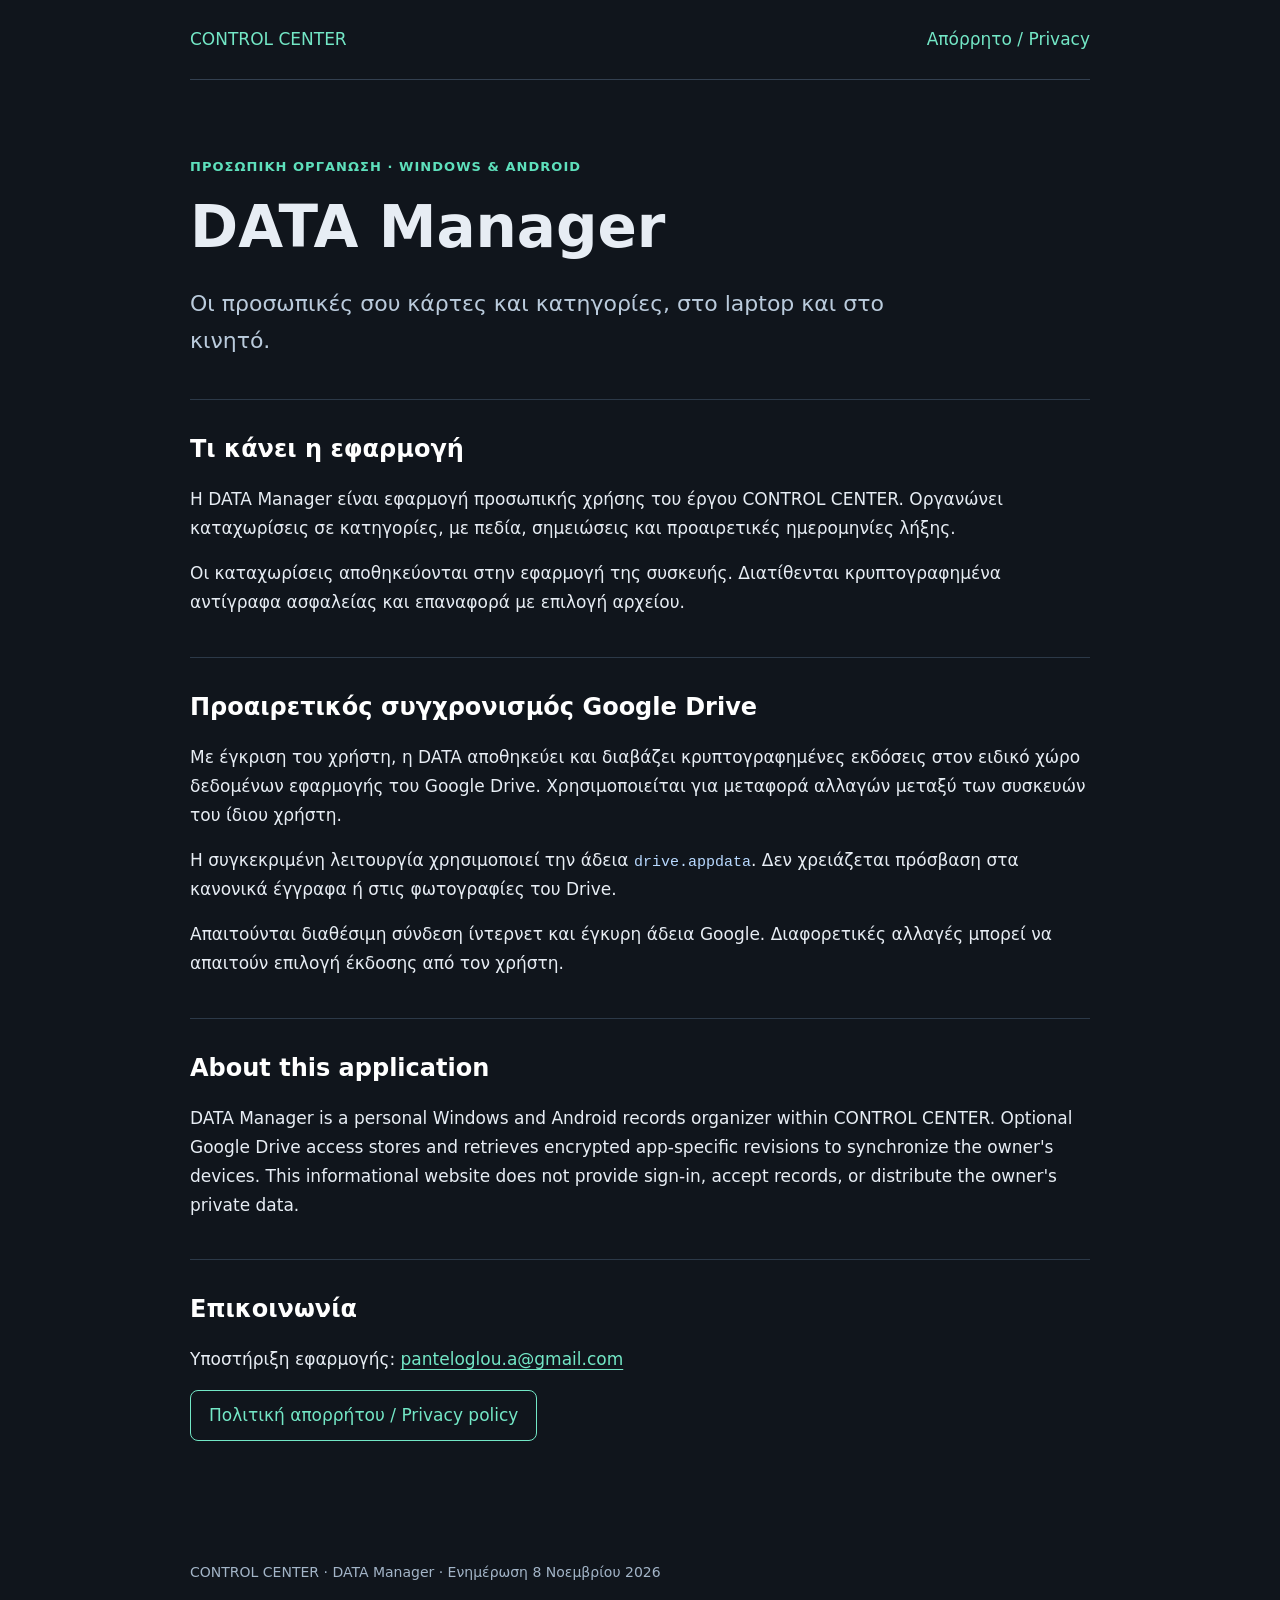
<file: index.html>
<!doctype html>
<html lang="el"><meta charset="utf-8"><meta name="viewport" content="width=device-width,initial-scale=1">
<title>CONTROL CENTER · DATA Manager</title><link rel="stylesheet" href="style.css">
<header><a href="index.html">CONTROL CENTER</a><a href="privacy.html">Απόρρητο / Privacy</a></header>
<main><p class="eyebrow">ΠΡΟΣΩΠΙΚΗ ΟΡΓΑΝΩΣΗ · WINDOWS & ANDROID</p><h1>DATA Manager</h1>
<p class="intro">Οι προσωπικές σου κάρτες και κατηγορίες, στο laptop και στο κινητό.</p>
<section><h2>Τι κάνει η εφαρμογή</h2><p>Η DATA Manager είναι εφαρμογή προσωπικής χρήσης του έργου CONTROL CENTER. Οργανώνει καταχωρίσεις σε κατηγορίες, με πεδία, σημειώσεις και προαιρετικές ημερομηνίες λήξης.</p><p>Οι καταχωρίσεις αποθηκεύονται στην εφαρμογή της συσκευής. Διατίθενται κρυπτογραφημένα αντίγραφα ασφαλείας και επαναφορά με επιλογή αρχείου.</p></section>
<section><h2>Προαιρετικός συγχρονισμός Google Drive</h2><p>Με έγκριση του χρήστη, η DATA αποθηκεύει και διαβάζει κρυπτογραφημένες εκδόσεις στον ειδικό χώρο δεδομένων εφαρμογής του Google Drive. Χρησιμοποιείται για μεταφορά αλλαγών μεταξύ των συσκευών του ίδιου χρήστη.</p><p>Η συγκεκριμένη λειτουργία χρησιμοποιεί την άδεια <code>drive.appdata</code>. Δεν χρειάζεται πρόσβαση στα κανονικά έγγραφα ή στις φωτογραφίες του Drive.</p><p>Απαιτούνται διαθέσιμη σύνδεση ίντερνετ και έγκυρη άδεια Google. Διαφορετικές αλλαγές μπορεί να απαιτούν επιλογή έκδοσης από τον χρήστη.</p></section>
<section><h2>About this application</h2><p>DATA Manager is a personal Windows and Android records organizer within CONTROL CENTER. Optional Google Drive access stores and retrieves encrypted app-specific revisions to synchronize the owner's devices. This informational website does not provide sign-in, accept records, or distribute the owner's private data.</p></section>
<section><h2>Επικοινωνία</h2><p>Υποστήριξη εφαρμογής: <a href="mailto:panteloglou.a@gmail.com">panteloglou.a@gmail.com</a></p><p><a class="button" href="privacy.html">Πολιτική απορρήτου / Privacy policy</a></p></section></main>
<footer>CONTROL CENTER · DATA Manager · Ενημέρωση 8 Νοεμβρίου 2026</footer></html>
</file>
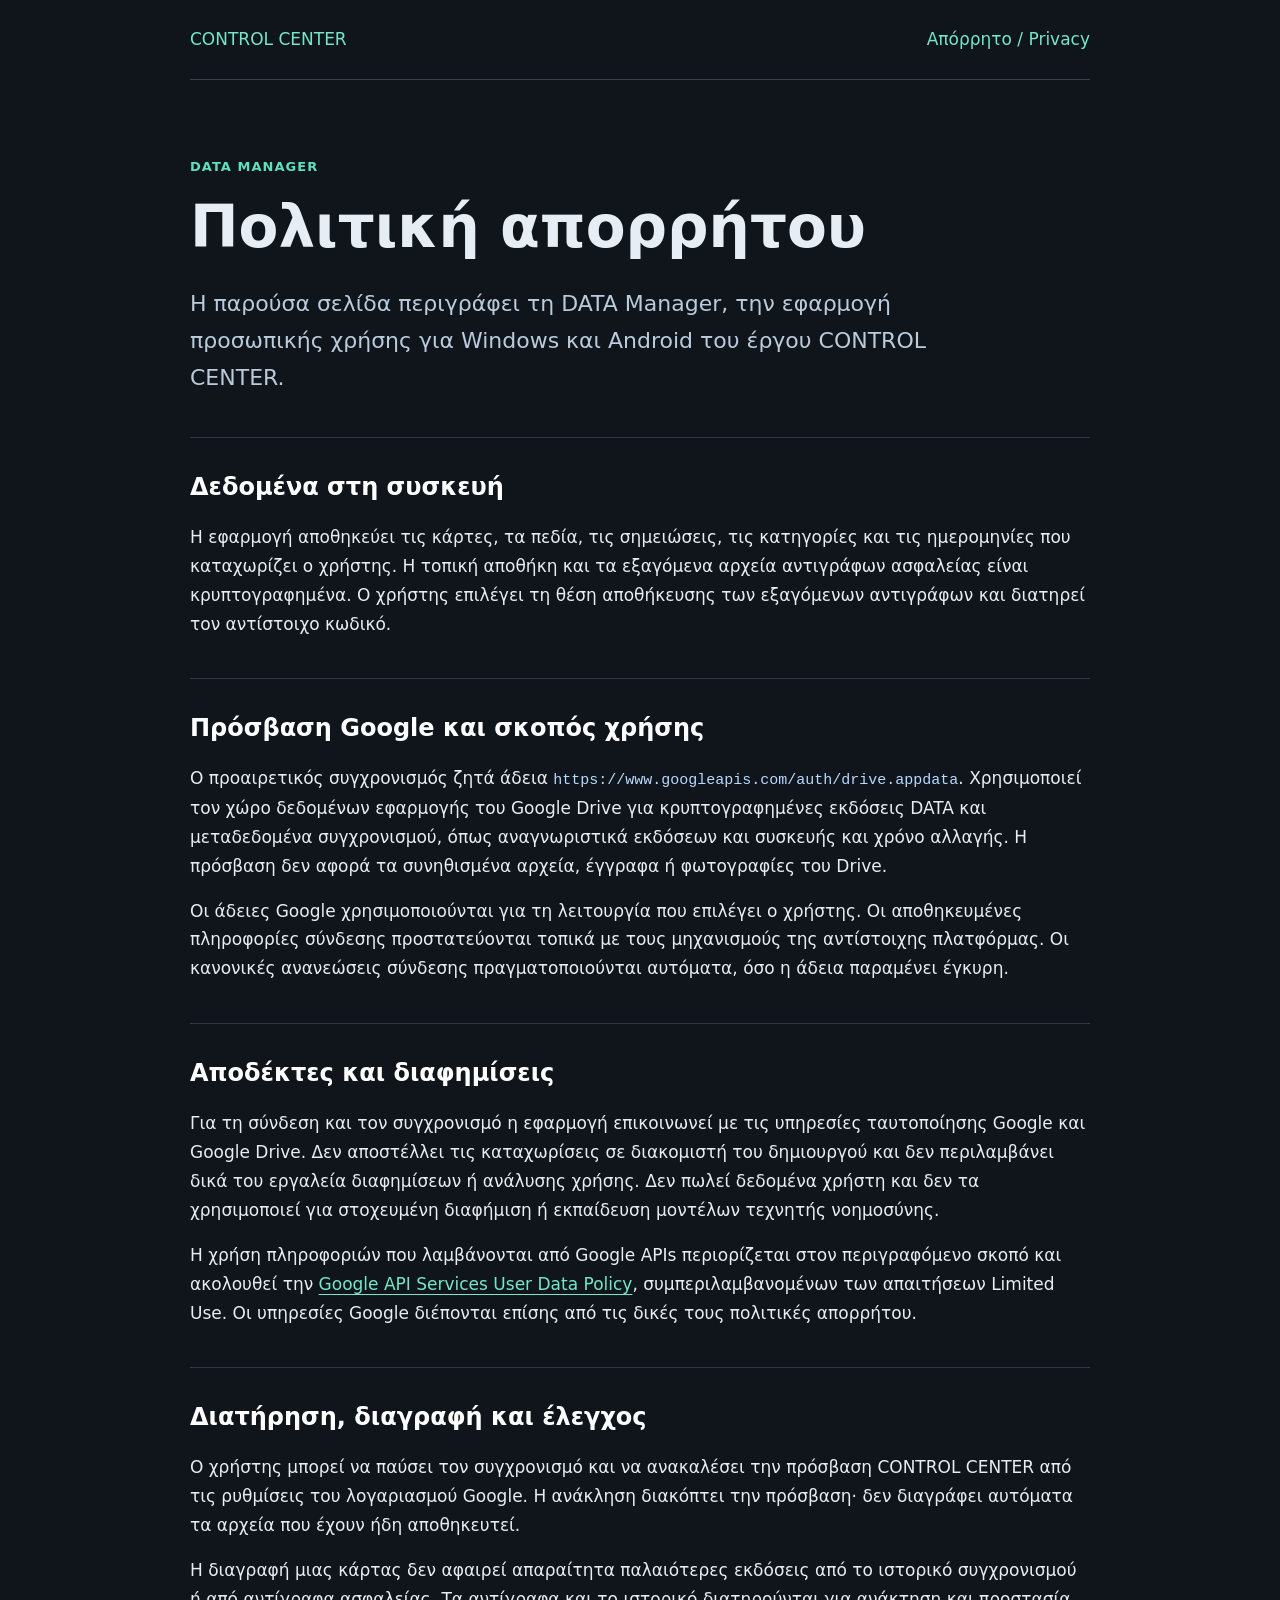
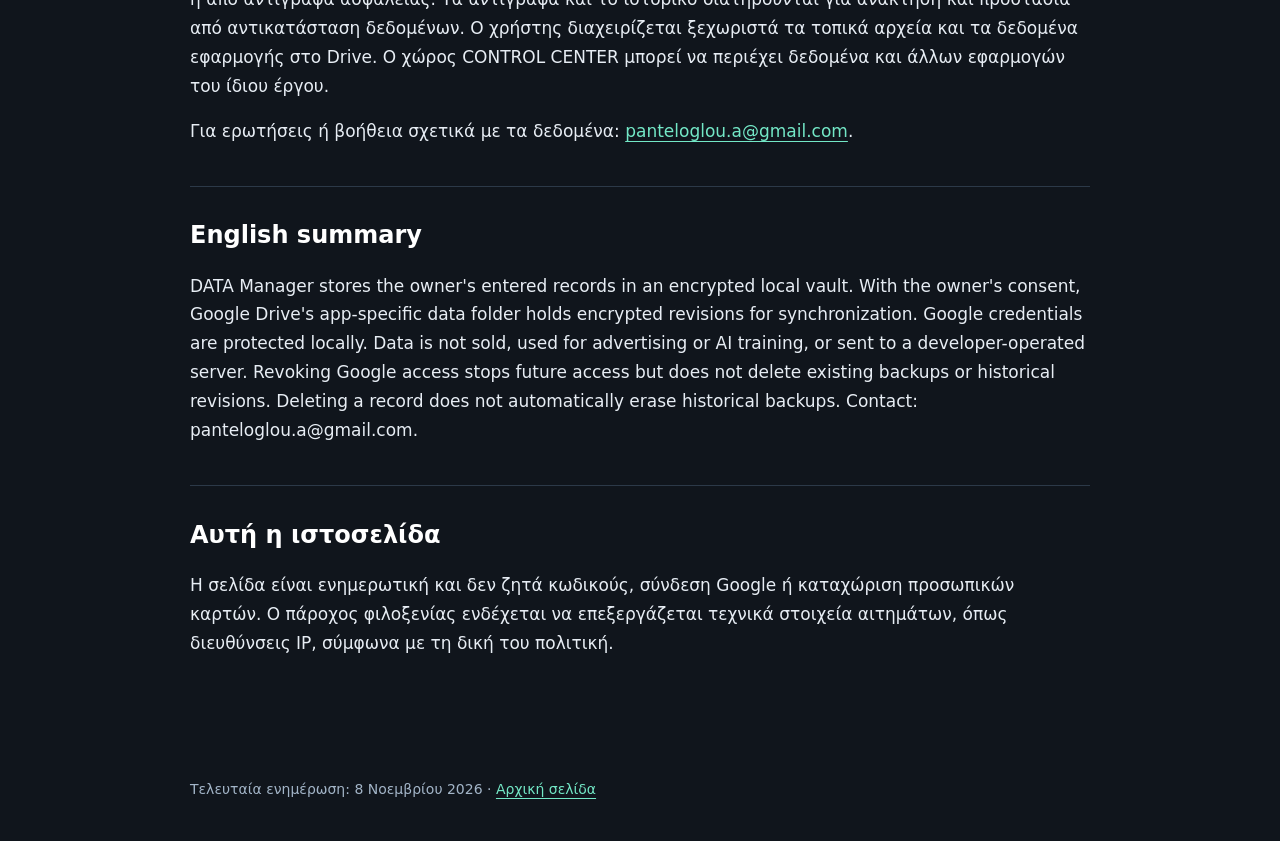
<file: privacy.html>
<!doctype html>
<html lang="el"><meta charset="utf-8"><meta name="viewport" content="width=device-width,initial-scale=1">
<title>Πολιτική απορρήτου · DATA Manager</title><link rel="stylesheet" href="style.css">
<header><a href="index.html">CONTROL CENTER</a><a href="privacy.html">Απόρρητο / Privacy</a></header>
<main><p class="eyebrow">DATA MANAGER</p><h1>Πολιτική απορρήτου</h1><p class="intro">Η παρούσα σελίδα περιγράφει τη DATA Manager, την εφαρμογή προσωπικής χρήσης για Windows και Android του έργου CONTROL CENTER.</p>
<section><h2>Δεδομένα στη συσκευή</h2><p>Η εφαρμογή αποθηκεύει τις κάρτες, τα πεδία, τις σημειώσεις, τις κατηγορίες και τις ημερομηνίες που καταχωρίζει ο χρήστης. Η τοπική αποθήκη και τα εξαγόμενα αρχεία αντιγράφων ασφαλείας είναι κρυπτογραφημένα. Ο χρήστης επιλέγει τη θέση αποθήκευσης των εξαγόμενων αντιγράφων και διατηρεί τον αντίστοιχο κωδικό.</p></section>
<section><h2>Πρόσβαση Google και σκοπός χρήσης</h2><p>Ο προαιρετικός συγχρονισμός ζητά άδεια <code>https://www.googleapis.com/auth/drive.appdata</code>. Χρησιμοποιεί τον χώρο δεδομένων εφαρμογής του Google Drive για κρυπτογραφημένες εκδόσεις DATA και μεταδεδομένα συγχρονισμού, όπως αναγνωριστικά εκδόσεων και συσκευής και χρόνο αλλαγής. Η πρόσβαση δεν αφορά τα συνηθισμένα αρχεία, έγγραφα ή φωτογραφίες του Drive.</p><p>Οι άδειες Google χρησιμοποιούνται για τη λειτουργία που επιλέγει ο χρήστης. Οι αποθηκευμένες πληροφορίες σύνδεσης προστατεύονται τοπικά με τους μηχανισμούς της αντίστοιχης πλατφόρμας. Οι κανονικές ανανεώσεις σύνδεσης πραγματοποιούνται αυτόματα, όσο η άδεια παραμένει έγκυρη.</p></section>
<section><h2>Αποδέκτες και διαφημίσεις</h2><p>Για τη σύνδεση και τον συγχρονισμό η εφαρμογή επικοινωνεί με τις υπηρεσίες ταυτοποίησης Google και Google Drive. Δεν αποστέλλει τις καταχωρίσεις σε διακομιστή του δημιουργού και δεν περιλαμβάνει δικά του εργαλεία διαφημίσεων ή ανάλυσης χρήσης. Δεν πωλεί δεδομένα χρήστη και δεν τα χρησιμοποιεί για στοχευμένη διαφήμιση ή εκπαίδευση μοντέλων τεχνητής νοημοσύνης.</p><p>Η χρήση πληροφοριών που λαμβάνονται από Google APIs περιορίζεται στον περιγραφόμενο σκοπό και ακολουθεί την <a href="https://developers.google.com/terms/api-services-user-data-policy">Google API Services User Data Policy</a>, συμπεριλαμβανομένων των απαιτήσεων Limited Use. Οι υπηρεσίες Google διέπονται επίσης από τις δικές τους πολιτικές απορρήτου.</p></section>
<section><h2>Διατήρηση, διαγραφή και έλεγχος</h2><p>Ο χρήστης μπορεί να παύσει τον συγχρονισμό και να ανακαλέσει την πρόσβαση CONTROL CENTER από τις ρυθμίσεις του λογαριασμού Google. Η ανάκληση διακόπτει την πρόσβαση· δεν διαγράφει αυτόματα τα αρχεία που έχουν ήδη αποθηκευτεί.</p><p>Η διαγραφή μιας κάρτας δεν αφαιρεί απαραίτητα παλαιότερες εκδόσεις από το ιστορικό συγχρονισμού ή από αντίγραφα ασφαλείας. Τα αντίγραφα και το ιστορικό διατηρούνται για ανάκτηση και προστασία από αντικατάσταση δεδομένων. Ο χρήστης διαχειρίζεται ξεχωριστά τα τοπικά αρχεία και τα δεδομένα εφαρμογής στο Drive. Ο χώρος CONTROL CENTER μπορεί να περιέχει δεδομένα και άλλων εφαρμογών του ίδιου έργου.</p><p>Για ερωτήσεις ή βοήθεια σχετικά με τα δεδομένα: <a href="mailto:panteloglou.a@gmail.com">panteloglou.a@gmail.com</a>.</p></section>
<section lang="en"><h2>English summary</h2><p>DATA Manager stores the owner's entered records in an encrypted local vault. With the owner's consent, Google Drive's app-specific data folder holds encrypted revisions for synchronization. Google credentials are protected locally. Data is not sold, used for advertising or AI training, or sent to a developer-operated server. Revoking Google access stops future access but does not delete existing backups or historical revisions. Deleting a record does not automatically erase historical backups. Contact: panteloglou.a@gmail.com.</p></section>
<section><h2>Αυτή η ιστοσελίδα</h2><p>Η σελίδα είναι ενημερωτική και δεν ζητά κωδικούς, σύνδεση Google ή καταχώριση προσωπικών καρτών. Ο πάροχος φιλοξενίας ενδέχεται να επεξεργάζεται τεχνικά στοιχεία αιτημάτων, όπως διευθύνσεις IP, σύμφωνα με τη δική του πολιτική.</p></section></main><footer>Τελευταία ενημέρωση: 8 Νοεμβρίου 2026 · <a href="index.html">Αρχική σελίδα</a></footer></html>
</file>
<file: style.css>
:root{color-scheme:dark;font:17px/1.7 system-ui,sans-serif;color:#e7edf4;background:#10151c}*{box-sizing:border-box}body{margin:0}header,main,footer{width:min(900px,calc(100% - 40px));margin:auto}header{display:flex;justify-content:space-between;gap:20px;padding:25px 0;border-bottom:1px solid #334050}header a{text-decoration:none}main{padding:60px 0}h1{font-size:clamp(34px,7vw,58px);line-height:1.15;margin:14px 0 24px}h2{font-size:24px;line-height:1.3;color:white}p{margin:16px 0}.intro{font-size:22px;color:#bacbdc;max-width:760px}.eyebrow{color:#5ee0bc;font-weight:700;letter-spacing:.08em;font-size:13px}section{margin:40px 0;padding-top:14px;border-top:1px solid #2c3948}a{color:#73e7c6;text-underline-offset:4px}a:focus-visible{outline:3px solid #fbc96d;outline-offset:5px}code{overflow-wrap:anywhere;color:#b8d9ff;font-size:15px}.button{display:inline-block;padding:10px 18px;border:1px solid #73e7c6;border-radius:8px;text-decoration:none}footer{padding:20px 0 40px;color:#a3b5c8;font-size:14px}@media(max-width:500px){header{flex-direction:column;gap:4px}main{padding-top:35px}.intro{font-size:20px}}
</file>
